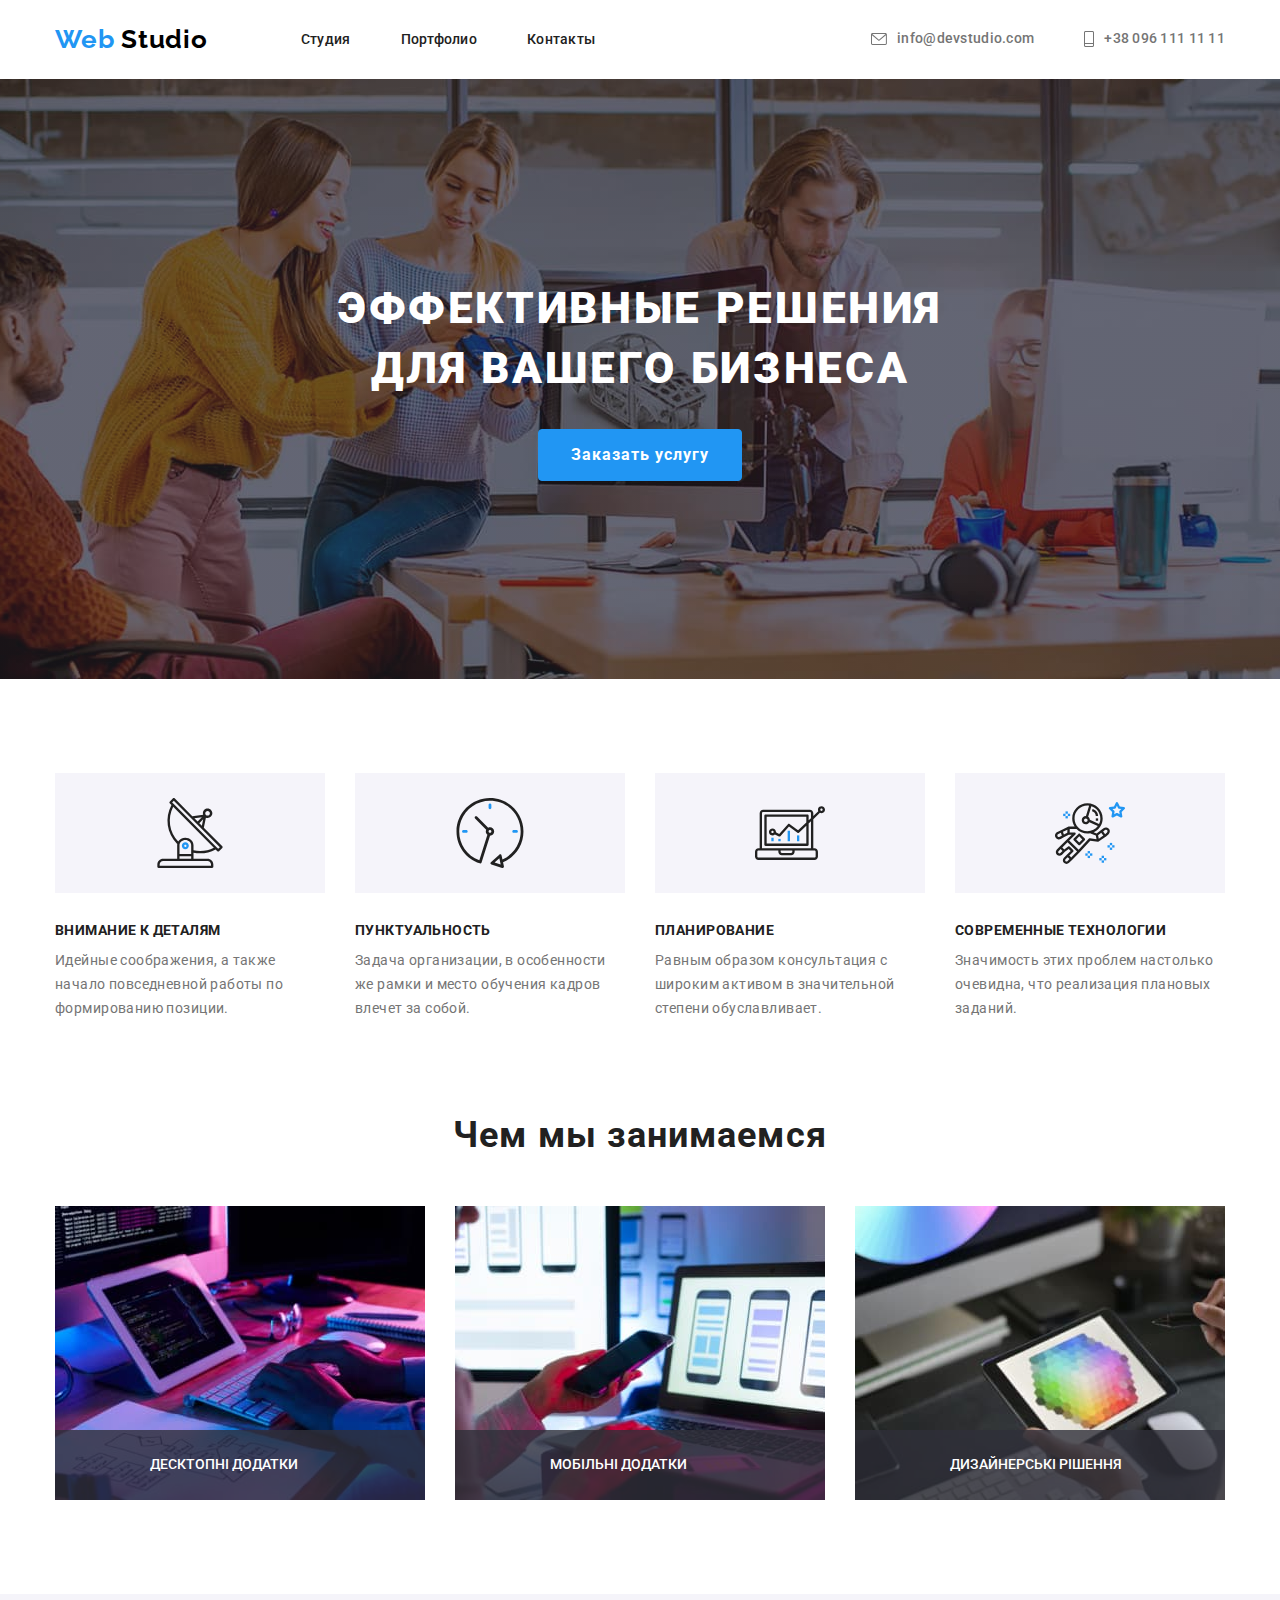
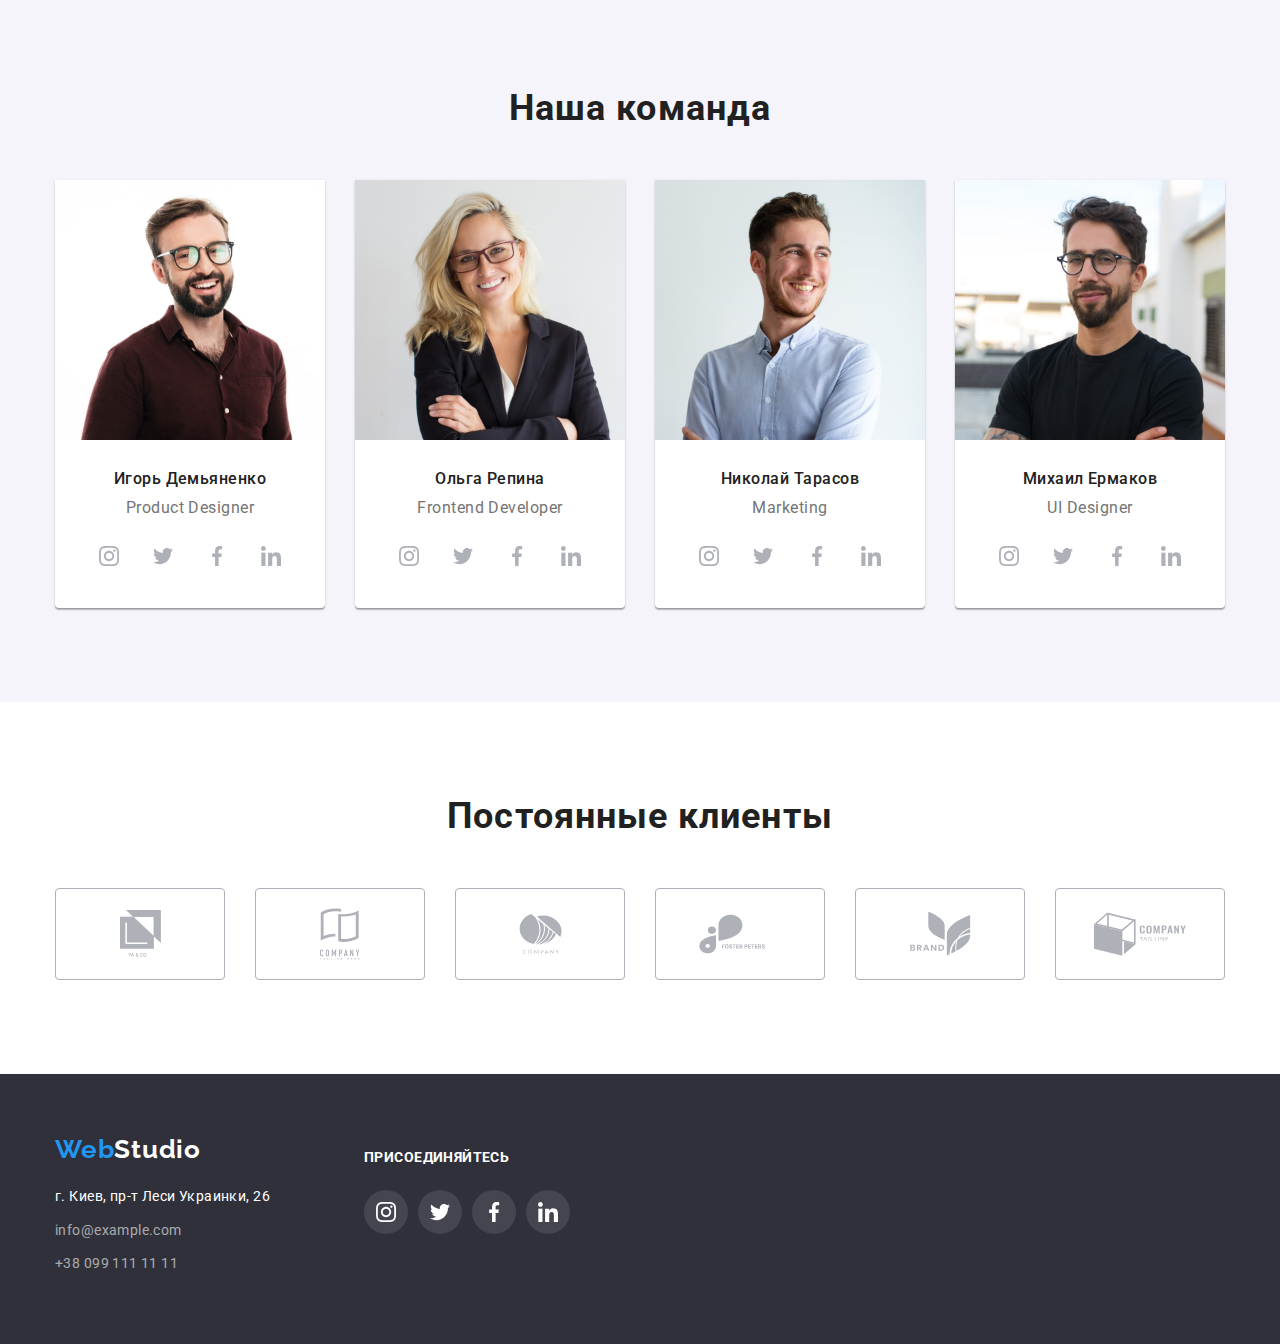
<file: index.html>
<!DOCTYPE html>
<html lang="ru">
<head>
    <meta charset="UTF-8">
    <meta http-equiv="X-UA-Compatible" content="IE=edge">
    <meta name="viewport" content="width=device-width, initial-scale=1.0">
    <title>Document</title>
    <link rel="preconnect" href="https://fonts.googleapis.com">
    <link rel="preconnect" href="https://fonts.gstatic.com" crossorigin>
    <link href="https://fonts.googleapis.com/css2?family=Raleway:wght@700&family=Roboto:wght@400;500;700;900&display=swap"
        rel="stylesheet">
    <link rel="stylesheet" href="https://cdnjs.cloudflare.com/ajax/libs/modern-normalize/1.1.0/modern-normalize.min.css">

    
    <link rel="stylesheet" href="./css/styles.css">
</head>
<body class="font">
    <header class="page-header">
        <div class="container page-header-container">
            <nav class="page-nav">
            
                <a class="link logo" href="index.html">Web <span class="logo-accent">Studio</span></a>
            
                <ul class="list menu ">
                    <li class="menu-item">
                        <a class="link menu-link" href="index.html">Студия</a>
                    </li>
                    <li class="menu-item">
                        <a class="link menu-link" href="portfolio.html">Портфолио</a>
                    </li>
                    <li class="menu-item">
                        <a class="link menu-link" href="">Контакты</a>
                    </li>
                </ul>
            
            </nav>
            
            <ul class="list menu-address">
                <li class="menu-address-item">
                    <a class="link contact-item" href="mailto:info@devstudio.com"> <svg class="mail-icon" width="16" height="12">
                        <use href="./images/sprite.svg#icon-envelope-hover"></use>
                    </svg> info@devstudio.com
                        
                    </a>
                </li>
                <li>
                    <a class="link contact-item" href="tel:+380961111111"> <svg class="phone-icon" width="10" height="16">
                        <use href="./images/sprite.svg#icon-Vector"></use>
                    </svg>+38 096 111 11 11
                        
                    </a>
                </li>
            </ul>
        </div>
        
    
    
    </header>

    <main>
        

        <section class="hero hero-backgroung-color">
            <div class="container">
                <h1 class="hero-title">Эффективные решения для вашего бизнеса</h1>
                <button class="model-btn" type="button" data-modal-open>Заказать услугу</button>
            </div>
            
        </section>

        <section class="advantages-section">
            <div class="container">
                <h2 hidden class="section-main-title">Преимущества</h2>
                <ul class="list advantages-main-list">
                    <li class="advantages-list icon-network">
                        <h3 class="advantages-title">Внимание к деталям</h3>
                        <p class="advantages-text">Идейные соображения, а также начало повседневной работы по формированию позиции.
                        </p>
                    </li>
                    <li class="advantages-list icon-clock">
                        <h3 class="advantages-title">Пунктуальность</h3>
                        <p class="advantages-text">Задача организации, в особенности же рамки и место обучения кадров влечет за
                            собой.</p>
                    </li>
                    <li class="advantages-list icon-notebook">
                        <h3 class="advantages-title">Планирование</h3>
                        <p class="advantages-text">Равным образом консультация с широким активом в значительной степени
                            обуславливает.</p>
                    </li>
                    <li class="advantages-list icon-astronaut">
                        <h3 class="advantages-title">Современные технологии</h3>
                        <p class="advantages-text">Значимость этих проблем настолько очевидна, что реализация плановых заданий.</p>
                    </li>
                </ul>
            </div>
         
        </section>
       

        <section class="duties-section">
            <div class="container">
                <h2 class="section-main-title">Чем мы занимаемся</h2>
                <ul class="list duties-list">

                    <li class="what-we-do">
                        <div class="what-we-do1">
                            <img src="./images/services/on-paper.jpg" alt="на бумаге" width="370" height="294">
                            <p class="what-we-do-overlay">
                                Десктопні додатки
                            </p>
                        </div>
                       
                    </li>


                    <li class="what-we-do">
                        <div class="what-we-do1">
                            <img src="./images/services/on-notebook.jpg" alt="на ноутбуке" width="370" height="294">
                            <p class="what-we-do-overlay">
                            Мобільні додатки
                            </p>
                        </div>
                        
                        
                    </li>



                    <li class="what-we-do">
                        <div class="what-we-do1">
                            <img src="./images/services/on-tablet.jpg" alt="на планшете" width="370" height="294">
                            <p class="what-we-do-overlay">
                                Дизайнерські рішення
                            </p>
                        </div>
                       
                    </li>
                </ul>
            </div>
            
        </section>

        <section class="team-section section">
            <div class="container">
                <h2 class="section-main-title">Наша команда</h2>
                <ul class="list team-list">
                    <li class="team-list-shadow">
                        <img class="team-img" src="./images/team/igor-demyanenko.jpg" alt="фото игорь демьяненко" width="270" height="260">
                        <div class="team-description">
                            <h3 class="team-title">Игорь Демьяненко</h3>
                            <p class="job-title" lang="en">Product Designer</p>
                            <ul class="social-list list">
                                <li class="social-list-item">
                                    <a href="" class="social-list-link">
                                        <svg class="social-list-icon" width="20" height="20">
                                            <use href="./images/sprite.svg#icon-instagram-2"></use>
                                        </svg>
                                    </a>
                                </li>
                                <li class="social-list-item">
                                    <a href="" class="social-list-link">
                                        <svg class="social-list-icon" width="20" height="20">
                                            <use href="./images/sprite.svg#icon-twitter-1"></use>
                                        </svg>
                                    </a>
                                </li>
                                <li class="social-list-item">
                                    <a href="" class="social-list-link">
                                        <svg class="social-list-icon" width="20" height="20">
                                            <use href="./images/sprite.svg#icon-facebook-1"></use>
                                        </svg>
                                    </a>
                                </li>
                                <li class="social-list-item">
                                    <a href="" class="social-list-link">
                                        <svg class="social-list-icon" width="20" height="20">
                                            <use href="./images/sprite.svg#icon-linkedin-1"></use>
                                        </svg>
                                    </a>
                                </li>
                            </ul>
                        </div>
                    </li>
                    <li class="team-list-shadow">
                        <img class="team-img" src="./images/team/olga-repina.jpg" alt="фото ольга репина" width="270" height="260">
                        <div class="team-description">
                            <h3 class="team-title">Ольга Репина</h3>
                            <p class="job-title" lang="en">Frontend Developer</p>
                            <ul class="social-list list">
                                <li class="social-list-item">
                                    <a href="" class="social-list-link">
                                        <svg class="social-list-icon" width="20" height="20">
                                            <use href="./images/sprite.svg#icon-instagram-2"></use>
                                        </svg>
                                    </a>
                                </li>
                                <li class="social-list-item">
                                    <a href="" class="social-list-link">
                                        <svg class="social-list-icon" width="20" height="20">
                                            <use href="./images/sprite.svg#icon-twitter-1"></use>
                                        </svg>
                                    </a>
                                </li>
                                <li class="social-list-item">
                                    <a href="" class="social-list-link">
                                        <svg class="social-list-icon" width="20" height="20">
                                            <use href="./images/sprite.svg#icon-facebook-1"></use>
                                        </svg>
                                    </a>
                                </li>
                                <li class="social-list-item">
                                    <a href="" class="social-list-link">
                                        <svg class="social-list-icon" width="20" height="20">
                                            <use href="./images/sprite.svg#icon-linkedin-1"></use>
                                        </svg>
                                    </a>
                                </li>
                            </ul>
                        </div>
                    </li>
                    <li class="team-list-shadow">
                        <img class="team-img" src="./images/team/nikolay-tarasov.jpg" alt="фото николаи тарасов" width="270" height="260">
                        <div class="team-description">
                            <h3 class="team-title">Николай Тарасов</h3>
                            <p class="job-title" lang="en">Marketing</p>
                            <ul class="social-list list">
                                <li class="social-list-item">
                                    <a href="" class="social-list-link">
                                        <svg class="social-list-icon" width="20" height="20">
                                            <use href="./images/sprite.svg#icon-instagram-2"></use>
                                        </svg>
                                    </a>
                                </li>
                                <li class="social-list-item">
                                    <a href="" class="social-list-link">
                                        <svg class="social-list-icon" width="20" height="20">
                                            <use href="./images/sprite.svg#icon-twitter-1"></use>
                                        </svg>
                                    </a>
                                </li>
                                <li class="social-list-item">
                                    <a href="" class="social-list-link">
                                        <svg class="social-list-icon" width="20" height="20">
                                            <use href="./images/sprite.svg#icon-facebook-1"></use>
                                        </svg>
                                    </a>
                                </li>
                                <li class="social-list-item">
                                    <a href="" class="social-list-link">
                                        <svg class="social-list-icon" width="20" height="20">
                                            <use href="./images/sprite.svg#icon-linkedin-1"></use>
                                        </svg>
                                    </a>
                                </li>
                            </ul>
                        </div>
                    </li>
                    <li class="team-list-shadow">
                        <img class="team-img" src="./images/team/mikhail-ermakov.jpg" alt="фото михаил ермаков" width="270" height="260">
                        <div class="team-description">
                            <h3 class="team-title">Михаил Ермаков</h3>
                            <p class="job-title" lang="en">UI Designer</p>
                            <ul class="social-list list">
                                <li class="social-list-item">
                                    <a href="" class="social-list-link">
                                        <svg class="social-list-icon" width="20" height="20">
                                            <use href="./images/sprite.svg#icon-instagram-2"></use>
                                        </svg>
                                    </a>
                                </li>
                                <li class="social-list-item">
                                    <a href="" class="social-list-link">
                                        <svg class="social-list-icon" width="20" height="20">
                                            <use href="./images/sprite.svg#icon-twitter-1"></use>
                                        </svg>
                                    </a>
                                </li>
                                <li class="social-list-item">
                                    <a href="" class="social-list-link">
                                        <svg class="social-list-icon" width="20" height="20">
                                            <use href="./images/sprite.svg#icon-facebook-1"></use>
                                        </svg>
                                    </a>
                                </li>
                                <li class="social-list-item">
                                    <a href="" class="social-list-link">
                                        <svg class="social-list-icon" width="20" height="20">
                                            <use href="./images/sprite.svg#icon-linkedin-1"></use>
                                        </svg>
                                    </a>
                                </li>
                            </ul>
                        </div>
                    </li>
                </ul>
            </div>
            
        </section>


        <section class="clients-section">
            <div class="container">
                <h2 class="section-main-title">Постоянные клиенты</h2>
                <ul class="clients-list list">
                    <li class="clients-list-logo">
                        <a href="" class="clients-list-link">
                            <svg class="clients-list-icon" width="41" height="47">
                                <use href="./images/sprite.svg#icon-Union"></use>
                            </svg>
                        </a>
                    </li>
                    <li class="clients-list-logo">
                        <a href="" class="clients-list-link">
                            <svg class="clients-list-icon" width="40" height="52">
                                <use href="./images/sprite.svg#icon-group"></use>
                            </svg>
                        </a>
                    </li>
                    <li class="clients-list-logo">
                        <a href="" class="clients-list-link">
                            <svg class="clients-list-icon" width="43" height="41">
                                <use href="./images/sprite.svg#icon-group-1"></use>
                            </svg>
                        </a>
                    </li>
                    <li class="clients-list-logo">
                        <a href="" class="clients-list-link">
                            <svg class="clients-list-icon" width="84" height="40">
                                <use href="./images/sprite.svg#icon-group-2"></use>
                            </svg>
                        </a>
                    </li>
                    <li class="clients-list-logo">
                        <a href="" class="clients-list-link">
                            <svg class="clients-list-icon" width="63" height="45">
                                <use href="./images/sprite.svg#icon-group-3"></use>
                            </svg>
                        </a>
                    </li>
                    <li class="clients-list-logo">
                        <a href="" class="clients-list-link">
                            <svg class="clients-list-icon" width="94" height="44">
                                <use href="./images/sprite.svg#icon-Object"></use>
                            </svg>
                        </a>
                    </li>
                </ul>
            </div>
            
        </section>

    </main>


    <footer class="color">
        <div class="container container-footer">
            <div class="container-footer-list">
                <a class="link logo logo-footer" href="index.html">Web<span class="logo-accent-footer">Studio</span></a>
                
                <address>
                    <ul class="list">
                
                        <li class="list-footer">
                            <a class="link address" href="https://goo.gl/maps/79wJ6iFCeuB7EtHP7" target="_blank">г. Киев, пр-т Леси
                                Украинки, 26</a>
                        </li>
                        <li class="list-footer">
                            <a class="link contact-phone-number" href="mailto:info@example.com">info@example.com</a>
                        </li>
                        <li class="list-footer">
                            <a class="link contact-phone-number" href="tel:+380991111111">+38 099 111 11 11</a>
                        </li>
                    </ul>
                </address>
            </div>

            <div class="container-footer-icons">
                <h3 class="footer-title">присоединяйтесь</h3>
                <ul class="footer-social-list list">
                    <li class="footer-social-item">
                        <a href="" class="footer-social-link">
                            <svg class="footer-social-icon" width="20" height="20">
                                <use href="./images/sprite.svg#icon-instagram-2"></use>
                            </svg>
                        </a>
                    </li>
                    <li class="footer-social-item">
                        <a href="" class="footer-social-link">
                            <svg class="footer-social-icon" width="20" height="20">
                                <use href="./images/sprite.svg#icon-twitter-1"></use>
                            </svg>
                        </a>
                    </li>
                    <li class="footer-social-item">
                        <a href="" class="footer-social-link">
                            <svg class="footer-social-icon" width="20" height="20">
                                <use href="./images/sprite.svg#icon-facebook-1"></use>
                            </svg>
                        </a>
                    </li>
                    <li class="footer-social-item">
                        <a href="" class="footer-social-link">
                            <svg class="footer-social-icon" width="20" heigth="20"> 
                                <use href="./images/sprite.svg#icon-linkedin-1"></use>
                            </svg>
                        </a>
                    </li>
                </ul>
            </div>
            
        </div>


        
        
        
       
    </footer>


<div class="backdrop is-hidden" data-modal>
    <div class="modal">
        <button type="button" class="modal-close-btn" data-modal-close>
            <svg class="modal-close-btn-icon" width="11" height="11">
                <use href="./images/sprite.svg#icon-Vector-1"></use>
            </svg>
        </button>
    </div>
</div>



<script src="./css/js/model.js"></script>


</body>
</html>
</file>
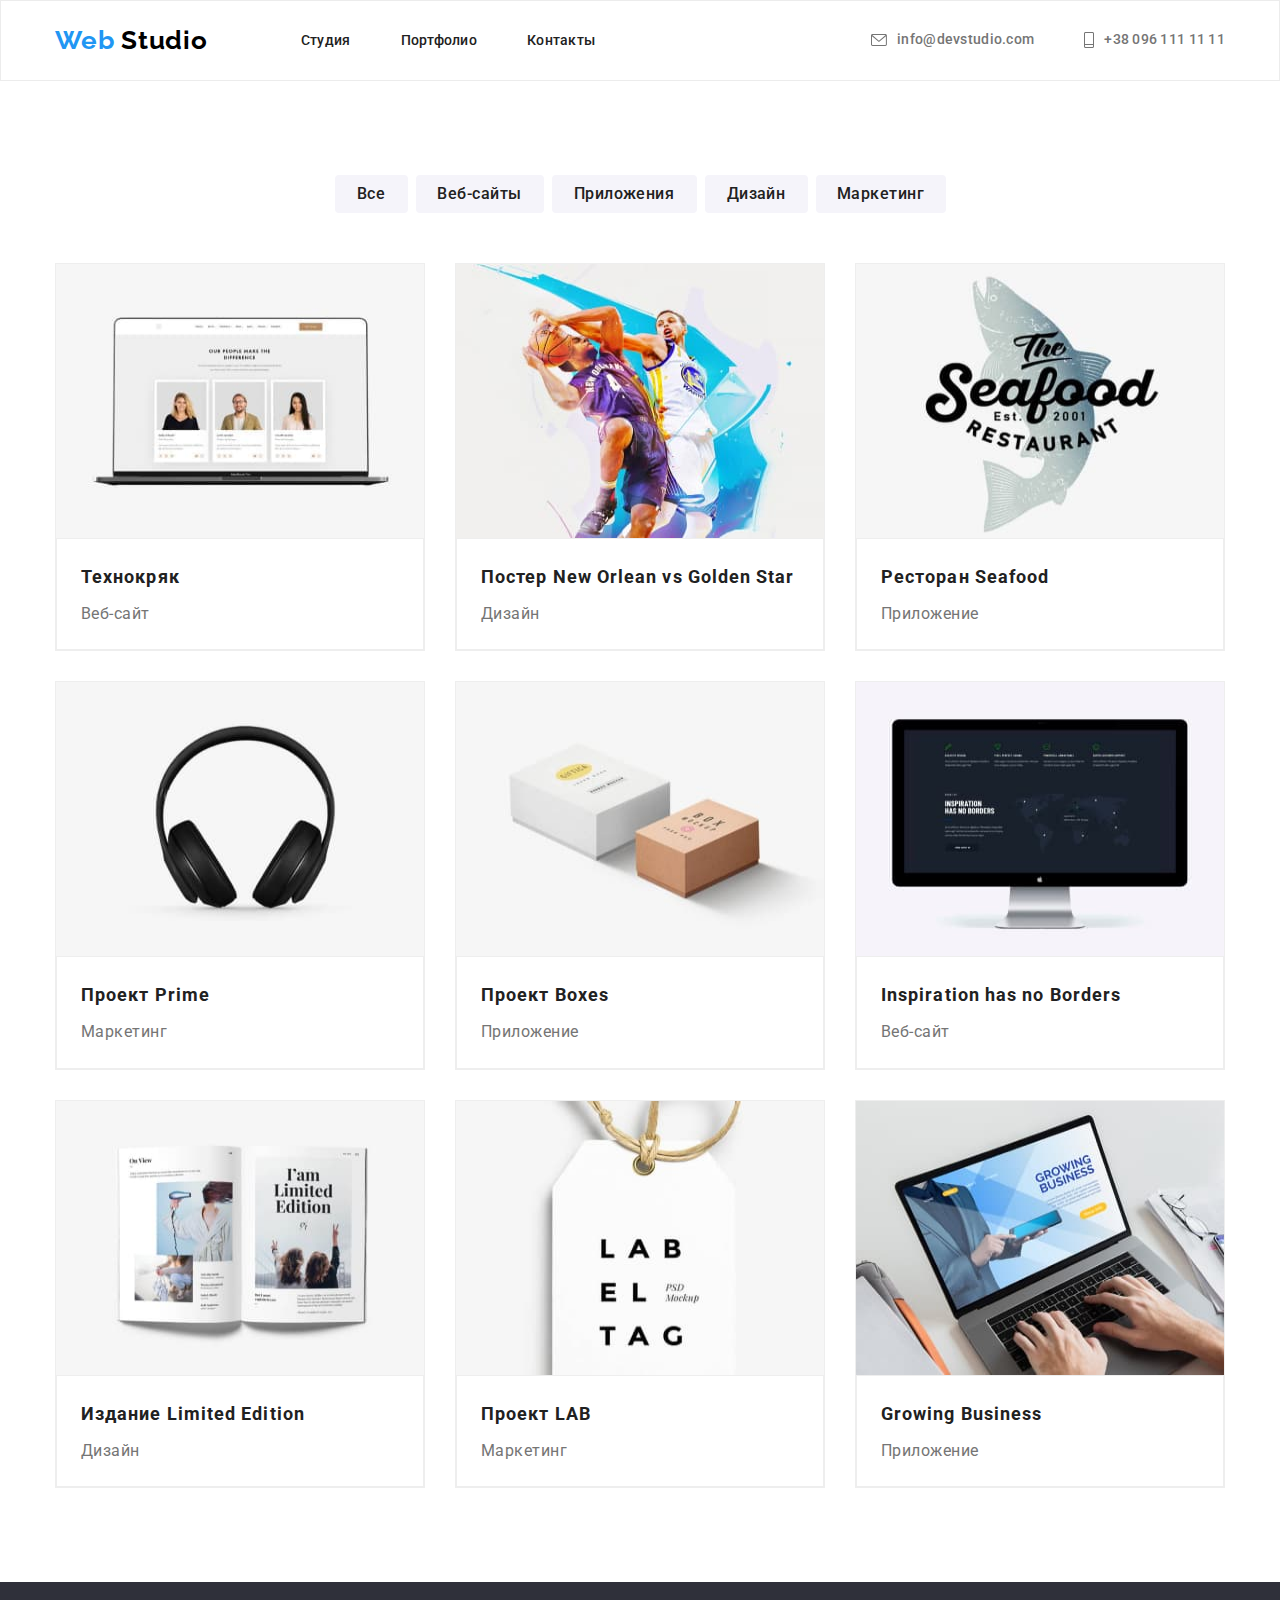
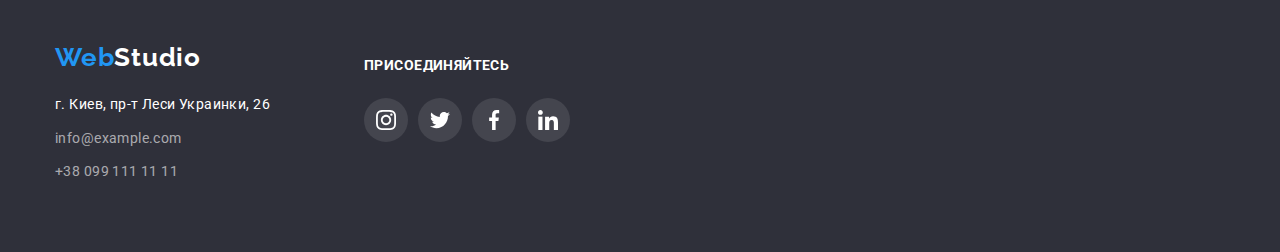
<file: portfolio.html>
<!DOCTYPE html>
<html lang="ru">

<head>
    <meta charset="UTF-8">
    <meta http-equiv="X-UA-Compatible" content="IE=edge">
    <meta name="viewport" content="width=device-width, initial-scale=1.0">
    <title>Document</title>
    <link rel="preconnect" href="https://fonts.googleapis.com">
    <link rel="preconnect" href="https://fonts.gstatic.com" crossorigin>
    <link
        href="https://fonts.googleapis.com/css2?family=Raleway:wght@700&family=Roboto:wght@400;500;700;900&display=swap"
        rel="stylesheet">
    <link rel="stylesheet" href="https://cdnjs.cloudflare.com/ajax/libs/modern-normalize/1.0.0/modern-normalize.min.css" />
        
    <link rel="stylesheet" href="./css/styles.css">
</head>

<body class="font">
    <header class="page-header page-header-portfolio">
        <div class="container page-header-container">
            <nav class="page-nav">
    
                <a class="link logo" href="index.html">Web <span class="logo-accent">Studio</span></a>
    
                <ul class="list menu ">
                    <li class="menu-item">
                        <a class="link menu-link" href="index.html">Студия</a>
                    </li>
                    <li class="menu-item">
                        <a class="link menu-link" href="portfolio.html">Портфолио</a>
                    </li>
                    <li class="menu-item">
                        <a class="link menu-link" href="">Контакты</a>
                    </li>
                </ul>
    
            </nav>
    
            <ul class="list menu-address">
                <li class="menu-address-item">
                    <a class="link contact-item" href="mailto:info@devstudio.com"> <svg class="mail-icon" width="16"
                            height="12">
                            <use href="./images/sprite.svg#icon-envelope-hover"></use>
                        </svg> info@devstudio.com
    
                    </a>
                </li>
                <li>
                    <a class="link contact-item" href="tel:+380961111111"> <svg class="phone-icon" width="10" height="16">
                            <use href="./images/sprite.svg#icon-Vector"></use>
                        </svg>+38 096 111 11 11
    
                    </a>
                </li>
            </ul>
        </div>
    
    
    
    </header>
    <main>
        <section class="section-portfolio">
            <div class="container">
                <h1 hidden >Меню</h1>
                <ul class="list items-menu">
                
                    <li class="list-items-menu">
                        <button class="model-btn-portfolio button-portfolio-first" type="button">Все</button>
                    </li>
                    <li class="list-items-menu">
                        <button class="model-btn-portfolio button-portfolio-second" type="button">Веб-сайты</button>
                    </li>
                    <li class="list-items-menu">
                        <button class="model-btn-portfolio button-portfolio-third" type="button">Приложения</button>
                    </li>
                    <li class="list-items-menu">
                        <button class="model-btn-portfolio button-portfolio-forth" type="button">Дизайн</button>
                    </li>
                    <li class="list-items-menu">
                        <button class="model-btn-portfolio button-portfolio-fifth" type="button">Маркетинг</button>
                    </li>
                </ul>
                
                <h2 hidden>Все виды постеров</h2>
                <ul class="list items-menu-two">
                    <li class="items-menu-two-flex">
                        <a href="" class="items-menu-link-wrapper">
                            <div class="items-menu-flex-wrapper">
                                <img class="img-portfolio" src="./images/portfolio/poster-one.jpg" alt="ноутбук" width="370" height="274">
                                <p class="overlay">Ресурс пропонує комплексні пропозиції з різним рівнем функціоналу та сервісів. Все це дозволить
                                    відвідувачу отримати
                                    вичерпні відомості про компанію чи приватну особу.</p>
                            </div>
                        </a>
                        
                       
                        <div class="title-description">
                            <h3 class="title-item-portfolio" class="poster-title">Технокряк</h3>
                            <p class="description-poster">Веб-сайт</p>
                        </div>
                    </li>

                    <li class="items-menu-two-flex">
                        <a href="" class="items-menu-link-wrapper">
                            <div class="items-menu-flex-wrapper">
                                <img class="img-portfolio" src="./images/portfolio/poster-two.jpg" alt="два парня" width="370" height="274">
                                <p class="overlay">Ресурс пропонує комплексні пропозиції з різним рівнем функціоналу та сервісів. Все це дозволить
                                    відвідувачу отримати
                                    вичерпні відомості про компанію чи приватну особу.</p>
                            </div>
                        </a>
                        
                        <div class="title-description">
                            <h3 class="title-item-portfolio" class="poster-title" lang="en">Постер New Orlean vs Golden Star</h3>
                            <p class="description-poster">Дизайн</p>
                        </div>
                    </li>

                    <li class="items-menu-two-flex">
                        <a href="" class="items-menu-link-wrapper">
                            <div class="items-menu-flex-wrapper">
                                <img class="img-portfolio" src="./images/portfolio/poster-three.jpg" alt="логотип ресторана" width="370"
                                    height="274">
                                <p class="overlay">Ресурс пропонує комплексні пропозиції з різним рівнем функціоналу та сервісів. Все це дозволить
                                    відвідувачу отримати
                                    вичерпні відомості про компанію чи приватну особу.</p>
                            </div>
                        </a>
                        <div class="title-description">
                            <h3 class="title-item-portfolio" class="poster-title" lang="en">Ресторан Seafood</h3>
                            <p class="description-poster">Приложение</p>
                        </div>
                    </li>

                    <li class="items-menu-two-flex">
                        <a href="" class="items-menu-link-wrapper">
                            <div class="items-menu-flex-wrapper">
                                <img class="img-portfolio" src="./images/portfolio/poster-four.jpg" alt="наушники" width="370" height="274">
                                <p class="overlay">Ресурс пропонує комплексні пропозиції з різним рівнем функціоналу та сервісів. Все це дозволить
                                    відвідувачу отримати
                                    вичерпні відомості про компанію чи приватну особу.</p>
                            </div>
                        </a>
                        <div class="title-description">
                            <h3 class="title-item-portfolio" class="poster-title" lang="en">Проект Prime</h3>
                            <p class="description-poster">Маркетинг</p>
                        </div>
                    </li>

                    <li class="items-menu-two-flex">
                        <a href="" class="items-menu-link-wrapper">
                            <div class="items-menu-flex-wrapper">
                                <img class="img-portfolio" src="./images/portfolio/poster-five.jpg" alt="две коробки" width="370" height="274">
                                <p class="overlay">Ресурс пропонує комплексні пропозиції з різним рівнем функціоналу та сервісів. Все це дозволить
                                    відвідувачу отримати
                                    вичерпні відомості про компанію чи приватну особу.</p>
                            </div>
                        </a>
                        <div class="title-description">
                            <h3 class="title-item-portfolio" class="poster-title" lang="en">Проект Boxes</h3>
                            <p class="description-poster">Приложение</p>
                        </div>
                    </li>

                    <li class="items-menu-two-flex">
                        <a href="" class="items-menu-link-wrapper">
                            <div class="items-menu-flex-wrapper">
                                <img class="img-portfolio" src="./images/portfolio/poster-six.jpg" alt="компьютер" width="370" height="274">
                                <p class="overlay">Ресурс пропонує комплексні пропозиції з різним рівнем функціоналу та сервісів. Все це дозволить
                                    відвідувачу отримати
                                    вичерпні відомості про компанію чи приватну особу.</p>
                            </div>
                        </a>
                        <div class="title-description">
                            <h3 class="title-item-portfolio" class="poster-title" lang="en">Inspiration has no Borders</h3>
                            <p class="description-poster">Веб-сайт</p>
                        </div>
                    </li>

                    <li class="items-menu-two-flex">
                        <a href="" class="items-menu-link-wrapper">
                            <div class="items-menu-flex-wrapper">
                                <img class="img-portfolio" src="./images/portfolio/poster-seven.jpg" alt="журнал" width="370" height="274">
                                <p class="overlay">Ресурс пропонує комплексні пропозиції з різним рівнем функціоналу та сервісів. Все це дозволить
                                    відвідувачу отримати
                                    вичерпні відомості про компанію чи приватну особу.</p>
                            </div>
                        </a>
                        <div class="title-description">
                            <h3 class="title-item-portfolio" class="poster-title" lang="en">Издание Limited Edition</h3>
                            <p class="description-poster">Дизайн</p>
                        </div>
                    </li>

                    <li class="items-menu-two-flex">
                       <a href="" class="items-menu-link-wrapper">
                        <div class="items-menu-flex-wrapper">
                            <img class="img-portfolio" src="./images/portfolio/poster-eight.jpg" alt="бирка" width="370" height="274">
                            <p class="overlay">Ресурс пропонує комплексні пропозиції з різним рівнем функціоналу та сервісів. Все це дозволить
                                відвідувачу отримати вичерпні відомості про компанію чи приватну особу.</p>
                       </div>
                    </a>
                        <div class="title-description">
                            <h3 class="title-item-portfolio" class="poster-title" lang="en">Проект LAB</h3>
                            <p class="description-poster">Маркетинг</p>
                        </div>
                    </li>

                    <li class="items-menu-two-flex">
                        <a href="" class="items-menu-link-wrapper">
                            <div class="items-menu-flex-wrapper">
                                <img class="img-portfolio" src="./images/portfolio/poster-nine.jpg" alt="ноутбук на столе" width="370" height="274">
                                <p class="overlay">Ресурс пропонує комплексні пропозиції з різним рівнем функціоналу та сервісів. Все це дозволить
                                    відвідувачу отримати
                                    вичерпні відомості про компанію чи приватну особу.</p>
                            </div>
                        </a>
                        <div class="title-description">
                            <h3 class="title-item-portfolio" class="poster-title" lang="en">Growing Business</h3>
                            <p class="description-poster">Приложение</p>
                        </div>
                    </li>
                </ul>
            </div>
            
        </section>
        

        
    </main>
    <footer class="color">
        <div class="container container-footer">
            <div class="container-footer-list">
                <a class="link logo logo-footer" href="index.html">Web<span class="logo-accent-footer">Studio</span></a>
    
                <address>
                    <ul class="list">
    
                        <li class="list-footer">
                            <a class="link address" href="https://goo.gl/maps/79wJ6iFCeuB7EtHP7" target="_blank">г. Киев,
                                пр-т Леси
                                Украинки, 26</a>
                        </li>
                        <li class="list-footer">
                            <a class="link contact-phone-number" href="mailto:info@example.com">info@example.com</a>
                        </li>
                        <li class="list-footer">
                            <a class="link contact-phone-number" href="tel:+380991111111">+38 099 111 11 11</a>
                        </li>
                    </ul>
                </address>
            </div>
    
            <div class="container-footer-icons">
                <h3 class="footer-title">присоединяйтесь</h3>
                <ul class="footer-social-list list">
                    <li class="footer-social-item">
                        <a href="" class="footer-social-link">
                            <svg class="footer-social-icon" width="20" heith="20">
                                <use href="./images/sprite.svg#icon-instagram-2"></use>
                            </svg>
                        </a>
                    </li>
                    <li class="footer-social-item">
                        <a href="" class="footer-social-link">
                            <svg class="footer-social-icon" width="20" heith="20">
                                <use href="./images/sprite.svg#icon-twitter-1"></use>
                            </svg>
                        </a>
                    </li>
                    <li class="footer-social-item">
                        <a href="" class="footer-social-link">
                            <svg class="footer-social-icon" width="20" heith="20">
                                <use href="./images/sprite.svg#icon-facebook-1"></use>
                            </svg>
                        </a>
                    </li>
                    <li class="footer-social-item">
                        <a href="" class="footer-social-link">
                            <svg class="footer-social-icon" width="20" heith="20">
                                <use href="./images/sprite.svg#icon-linkedin-1"></use>
                            </svg>
                        </a>
                    </li>
                </ul>
            </div>
    
        </div>
    
    
    
    
    
    
    </footer>
    
</body>
</html>
</file>
<file: css/styles.css>
.list {
    list-style: none;
}

.link {
    text-decoration: none;
}

h1,h2,h3,h4,p {
margin-top: 0;
margin-bottom: 0;
}

ul, ol {
    margin-bottom: 0;
    margin-top: 0;
    padding-left: 0;
}

img {
    display: block;
}

button {
    cursor: pointer;
}

.container {
    width: 1200px;
    margin-left: auto;
    margin-right: auto;
    padding-left: 15px;
    padding-right: 15px;
}


/* header */

.font {
font-family: 'Roboto', sans-serif;
}

.page-header-container {
    display: flex;
    align-items: center;
    padding-top: 24px;
    padding-bottom: 24px;
}

.page-header-portfolio {
    border: 1px solid #ECECEC;
}

.page-nav {
    display: flex;
    align-items: center;
}

.menu {
    display: flex;
    align-items: center;
}

.menu-item:not(:last-child) {
    margin-right: 50px;
}



.logo {
    font-family: 'Raleway',sans-serif;
        font-style: normal;
        font-weight: 700;
        font-size: 26px;
        line-height: 1.19;
        /* identical to box height */
    
        letter-spacing: 0.03em;
    
        color: #2196F3;
        margin-right: 93px;
}

.logo-accent {
    
        font-style: normal;
        font-weight: 700;
        font-size: 26px;
        line-height: 1.19;
        /* identical to box height */
    
        letter-spacing: 0.03em;
    
        color: #000000;
}

.menu-link {
    position: relative;
   
        font-style: normal;
        font-weight: 500;
        font-size: 14px;
        line-height: 1.14;
        letter-spacing: 0.02em;
    
        color: #212121;
        transition: color 250ms cubic-bezier(0.4, 0, 0.2, 1);
        padding-top: 32px;
        padding-bottom: 32px;

}

.menu-link::after {
    position: absolute;
    opacity: 0;
    content: "";
    width: 100%;
    height: 4px;
    border-radius: 2px;
    bottom: 0;
    left: 0;
    background-color: #2196F3;
    transition: opacity 250ms cubic-bezier(0.4, 0, 0.2, 1);

}

.menu-link:hover,
.menu-link:focus {
    color: #2196F3;
}

.menu-link:hover::after {
    opacity: 1;
}



.contact-phone-number-header {
    
    font-family: 'Roboto';
        font-style: normal;
        font-weight: 500;
        font-size: 14px;
        line-height: 16px;
        letter-spacing: 0.02em;
    
        color: #757575;
}



.contact-item {
display: flex;
    align-items: center;
    font-style: normal;
    font-weight: 500;
    font-size: 14px;
    line-height: 1.14;
    letter-spacing: 0.02em;

    color: #757575;
    transition: color 250ms cubic-bezier(0.4, 0, 0.2, 1);
}

.contact-item:hover,
.contact-item:focus {
    color: #2196F3;
}

.menu-address {
    margin-left: auto;
    display: flex;
    align-items: center;  
 
}

.menu-address-item {
    display: flex;
}

.menu-address :not(:last-child) {
    margin-right: 50px;
}


.mail-icon {
    margin-right: 10px;
    fill: currentColor
}

.phone-icon {
    margin-right: 10px;
    fill: currentColor     
}

/* Modal window */

.backdrop {
    position: fixed;
    top: 0;
    left: 0;
    /* position: fixed;
    top: 50%;
    left: 50%; */
    z-index: 100;

    width: 100%;
    height: 100%;
    /* transform: translate(-50%, -50%); */
   

    background-color: rgba(0, 0, 0, 0.2);
    transition: opacity 250ms cubic-bezier(0.4, 0, 0.2, 1),
    visibility 250ms cubic-bezier(0.4, 0, 0.2, 1);
    
  
}

.backdrop.is-hidden {
    opacity: 0;
    pointer-events: none;
    visibility: hidden;
}

.modal {
    position: absolute;
    top: 50%;
    left: 50%;
    transform: translate(-50%, -50%);
    width: 528px;
    height: 581px;
    background-color: #FFFFFF;
    box-shadow: 0px 1px 3px rgba(0, 0, 0, 0.12), 0px 1px 1px rgba(0, 0, 0, 0.14), 0px 2px 1px rgba(0, 0, 0, 0.2);
    border-radius: 4px;
}

.modal-close-btn {
    position: absolute;
    top: 8px;
    right: 8px;
    display: flex;
    justify-content: center;
    align-items: center;
    width: 30px;
    height: 30px;
    border-radius: 50%;
    background: transparent;
    border: 1px solid rgba(0, 0, 0, 0.1);
    padding: 0;
}



.modal-close-btn:hover .modal-close-btn-icon,
.modal-close-btn:focus .modal-close-btn-icon {
    fill: #2196F3;
}

.modal-close-btn-icon {
    transition: fill 250ms cubic-bezier(0.4, 0, 0.2, 1);
}


/* hero */

.hero-backgroung-color {
    background-color: #C4C4C4;
    padding-top: 200px;
    padding-bottom: 200px;
    max-width: 1600px;
    height: 600px;
    margin-left: auto;
    margin-right: auto;
    background-position: center;
    background-size: cover;
    background-image:linear-gradient(rgba(47, 48, 58, 0.4), rgba(47, 48, 58, 0.4)),
     url(../images/background/background-img.jpg);

    
   
}

.hero {
    text-align: center;
}

.model-btn {
    
        font-style: normal;
        font-weight: 700;
        font-size: 16px;
        line-height: 30px;
        letter-spacing: 0.06em;
        background: #2196F3;
    
        color: #FFFFFF;
        border-radius: 4px;
        border: 1px solid #2196F3;
        cursor: pointer;
        padding-left: 32px;
        padding-right: 32px;
        padding-top: 10px;
        padding-bottom: 10px;
        transition: background-color 250ms cubic-bezier(0.4, 0, 0.2, 1), color 250ms cubic-bezier(0.4, 0, 0.2, 1), box-shadow 0px 4px 4px rgba(0, 0, 0, 0.15);
        
    
       
}

.model-btn:hover,
.model-btn:focus {
background-color: #188CE8;
color: white;
box-shadow: 0px 4px 4px rgba(0, 0, 0, 0.15);
border-radius: 4px;

}

.hero-title {
    
        font-style: normal;
        font-weight: 900;
        font-size: 44px;
        line-height: 1.36;
        /* or 136% */
    
        text-align: center;
        letter-spacing: 0.06em;
        text-transform: uppercase;
    
        color: #FFFFFF;
        width: 696px;
        height: 120px;
        margin-left: auto;
    
        margin-right: auto;
        margin-bottom: 30px;

}

/* section-one */

.advantages-section {
    padding-top: 94px;
    padding-bottom: 94px;
}

.advantages-title {
    
        font-style: normal;
        font-weight: 700;
        font-size: 14px;
        line-height: 1.14;
        letter-spacing: 0.03em;
        text-transform: uppercase;
    
        color: #212121;
        margin-bottom: 10px;
        
       
}

.advantages-text {
    
        font-style: normal;
        font-weight: 400;
        font-size: 14px;
        line-height: 1.71;
        /* or 171% */
    
        letter-spacing: 0.03em;
    
        color: #757575;
}

.advantages-main-list {
    display: flex;
    justify-content: space-between;

}

.advantages-list::before {
    
    justify-content: space-between;
    width: 270px;
    content: " ";
    display: block;
    background-color: #F5F4FA;
        ;
    height: 120px;
    background-repeat: no-repeat;
    background-position: center;
    margin-bottom: 30px;
    
    
     
}


.advantages-list:not(:last-child) {
    margin-right: 30px;
}

.icon-network::before {
    background-image: url(../images/icons/icon-network.svg);
    
}

.icon-clock::before {
    background-image: url(../images/icons/icon-clock.svg);
}

.icon-notebook::before {
    background-image: url(../images/icons/icon-notebook.svg);
}

.icon-astronaut::before {
    background-image: url(../images/icons/icon-astronaut.svg);
}



/* section-two */

.duties-section {
    padding-top: 0px;
    padding-bottom: 94px;
    
}

.section-main-title {

    font-style: normal;
    font-weight: 700;
    font-size: 36px;
    line-height: 1.16;
    text-align: center;
    letter-spacing: 0.03em;
    margin-bottom: 50px;

    color: #212121;
}

.duties-list {
    display: flex;
    justify-content: space-between;
}



.what-we-do {
    position: relative;
}


.what-we-do-overlay {
    position: absolute;
    bottom: 0%;
    padding-top: 27px;
    padding-left: 95px;
    width: 370px;
    height: 70px;
    background-color: rgba(47, 48, 58, 0.8);
    font-size: 14px;
    line-height: 1.14;
    color: #FFFFFF;
    text-transform: uppercase;
    font-weight: 500;
}


/* section-three */

.team-section {
    background-color: #F5F4FA;
    padding-top: 94px;
    padding-bottom: 94px;
   
}

.team-title {
    
        font-style: normal;
        font-weight: 500;
        font-size: 16px;
        line-height: 1.18;
        /* identical to box height */
    
        text-align: center;
        letter-spacing: 0.03em;
    
        color: #212121;
        margin-bottom: 10px;
}

.job-title {
    
        font-style: normal;
        font-weight: 400;
        font-size: 16px;
        line-height: 1.18;
        /* identical to box height */
    
        text-align: center;
        letter-spacing: 0.03em;
    
        color: #757575;
        margin-bottom: 16px;
}

.team-list {
    display: flex;
    justify-content: space-between;
}

.team-description {
    padding-top: 30px;
    padding-bottom: 30px;
}

.team-list-shadow {
    box-shadow: 0px 1px 3px rgba(0, 0, 0, 0.12), 0px 1px 1px rgba(0, 0, 0, 0.14), 0px 2px 1px rgba(0, 0, 0, 0.2);
        border-radius: 0px 0px 4px 4px;
        background: #FFFFFF;
}

.social-list {
    display: flex;
    justify-content: center;
    gap: 10px;
}

.social-list-link {
    display: flex;
    justify-content: center;
    align-items: center;
    width: 44px;
    height: 44px;
    border-radius: 50%;
    background-color: #FFFFFF;
    transition: background-color 250ms cubic-bezier(0.4, 0, 0.2, 1);
}

.social-list-link:hover,
.social-list-link:focus {
    background-color: #2196F3;
}

.social-list-icon {
    fill: #AFB1B8;
}

.social-list-link:hover .social-list-icon,
.social-list-link:focus .social-list-icon {
    fill: #FFFFFF;
    
}



/* clients */

.clients-section {
    background-color: #FFFFFF;
    padding-top: 94px;
    padding-bottom: 94px;
}

.clients-list {
    display: flex;
    justify-content: center;
    gap: 30px;
}

.clients-list-link {
    display: flex;
    content: " ";
    justify-content: center;
    align-items: center;

    width: 170px;
    height: 92px;
    border: 1px solid #AFB1B8;
    border-radius: 4px;
    transition: border-color 250ms cubic-bezier(0.4, 0, 0.2, 1);

}

.clients-list-icon {
    fill: #AFB1B8;
    transition: fill 250ms cubic-bezier(0.4, 0, 0.2, 1);
}

.clients-list-link:hover,
.clients-list-link:focus {
    border-color: #2196F3;
}

 .clients-list-link:hover .clients-list-icon,
 .clients-list-link:focus .clients-list-icon {
    fill: #2196F3;
}





/* footer */

.address {

    font-style: normal;
    font-weight: 400;
    font-size: 14px;
    line-height: 1.71;
    /* or 171% */

    letter-spacing: 0.03em;

    color: #FFFFFF;
    
}

.footer-title {
    font-family: 'Roboto';
        font-style: normal;
        font-weight: 700;
        font-size: 14px;
        line-height: 1.71;
        letter-spacing: 0.03em;
        text-transform: uppercase;
        margin-bottom: 20px;
    
        color: #FFFFFF;
}

.container-footer-list {
    
    margin-right: 70px;
    padding-top: 60px;
    padding-bottom: 60px;

}

.container-footer {
    display: flex;
}


.container-footer-icons {
  padding-top: 72px; 
  padding-bottom: 100px; 

}

.footer-social-list {
    display: flex;
    justify-content: left;
    gap: 10px;
}

.footer-social-link {
    display: flex;
    justify-content: center;
    align-items: center;
    width: 44px;
    height: 44px;
    border-radius: 50%;
    background-color: rgba(255, 255, 255, 0.1);
    transition: background-color 250ms cubic-bezier(0.4, 0, 0.2, 1);
}

.footer-social-icon {
    fill: #FFFFFF;
}

.footer-social-link:hover,
.footer-social-link:focus {
    background-color: #2196F3;
}







/* портфолио */

.header-portfolio {
    margin-bottom: 0;
    border: 1px solid #ECECEC;
}

.items-menu {
    display: flex;
    justify-content: center;
    margin-bottom: 50px;


}

.list-items-menu:not(:last-child) {
    margin-right: 8px;
}
.list-items-menu {
    margin-left: 0;
    margin-right: 0;
   
}


.section-portfolio {
    padding-top: 94px;
    padding-bottom: 94px;

    margin-left: auto;
    margin-right: auto;
}

.items-menu-two {
    display: flex;
    flex-wrap: wrap;
    gap: 30px;
    

    
}

.items-menu-two-flex:nth-child(3n) {
   margin-right: 0;
    
} 



.items-menu-two-flex {
    display: block;
    width: 370px;
    border: 1px solid #EEEEEE;
    background: #FFFFFF;
    flex-basis: calc((100% - 60px) / 3);
    transition: box-shadow 250ms cubic-bezier(0.4, 0, 0.2, 1);
   
}

.items-menu-two-flex:hover,
.items-menu-two-flex:focus {
    box-shadow: 0px 1px 1px rgba(0, 0, 0, 0.12), 0px 4px 4px rgba(0, 0, 0, 0.06),
            1px 4px 6px rgba(0, 0, 0, 0.16);
}

.items-menu-link-wrapper:hover .overlay,
.items-menu-link-wrapper:focus .overlay {
    transform: translate(0, 0);
}

.overlay {
    position: absolute;
    top: 0;
    left: 0;
    width: 100%;
    overflow: auto;
    transform: translate(0, 100%);
    transition: transform 250ms cubic-bezier(0.4, 0, 0.2, 1);
    background-color:rgba(33, 150, 243, 0.9);
    font-family: 'Roboto';
        font-style: normal;
        font-weight: 400;
        font-size: 18px;
        line-height: 1.5;
        /* or 156% */
    
        letter-spacing: 0.03em;
    
        color: #FFFFFF;
        padding-left: 24px;
        padding-right: 24px;
        padding-top: 63px;
        padding-bottom: 63px;
}

.items-menu-flex-wrapper {
    position: relative;
    overflow: hidden;
}


.poster-title {

    font-family: 'Roboto';
        font-style: normal;
        font-weight: 700;
        font-size: 18px;
        line-height: 2;
        /* identical to box height, or 200% */
    
        letter-spacing: 0.06em;
    
        color: #212121;
}

.description-poster {

    font-family: 'Roboto';
        font-style: normal;
        font-weight: 400;
        font-size: 16px;
        line-height: 1.9;
        /* identical to box height, or 188% */
    
        letter-spacing: 0.03em;
        /* margin-bottom: 20px; */
    
        color: #757575;
        
}

.model-btn-portfolio {
    font-family: 'Roboto';
        font-style: normal;
        font-weight: 500;
        font-size: 16px;
        line-height: 1.62;
        /* identical to box height, or 162% */
    
        text-align: center;
        letter-spacing: 0.03em;
    
        color: #212121;;
        border-radius: 4px;
        border-color: #F5F4FA;
        transition: background-color 250ms cubic-bezier(0.4, 0, 0.2, 1), color 250ms cubic-bezier(0.4, 0, 0.2, 1), box-shadow 0px 4px 4px rgba(0, 0, 0, 0.15);
}

.button-portfolio-first {
    width: 73px;
    height: 38px;
    background: #F5F4FA;
    border: 0px;
     /* box-shadow: 0px 3px 1px rgba(0, 0, 0, 0.1), 0px 1px 2px rgba(0, 0, 0, 0.08), 0px 2px 2px rgba(0, 0, 0, 0.12); */
     border-radius: 4px;
}

.button-portfolio-second {
    width: 128px;
    height: 38px;
    background: #F5F4FA;
    border-radius: 4px;
    border: 0px;
}

.button-portfolio-third {
    width: 145px;
    height: 38px;
    background: #F5F4FA;
    border-radius: 4px;
    border: 0px;
}

.button-portfolio-forth {
    width: 103px;
    height: 38px;
    background: #F5F4FA;
    border-radius: 4px;
    border: 0px;
}

.button-portfolio-fifth {
    width: 130px;
    height: 38px;
    background: #F5F4FA;
    border-radius: 4px;
    border: 0px;
}

.model-btn-portfolio:hover,
.model-btn-portfolio:focus {
    background-color: #2196F3;
    color: #FFFFFF;
    box-shadow: 0px 3px 1px rgba(0, 0, 0, 0.1), 0px 1px 2px rgba(0, 0, 0, 0.08), 0px 2px 2px rgba(0, 0, 0, 0.12);
}
    


.color {
    background-color: #2F303A;
   
}

/* .img-portfolio {
    flex-basis: auto;
    /* margin-bottom: 20px; */


.title-item-portfolio {
    font-family: 'Roboto';
        font-style: normal;
        font-weight: 700;
        font-size: 18px;
        line-height: 2;
        /* identical to box height, or 200% */
    
        letter-spacing: 0.06em;
        margin-bottom: 4px;
    
        color: #212121;
    
}

.title-description {
    padding-left: 24px;
    padding-right: 24px;
    padding-top: 20px;
    padding-bottom: 20px;
    border: 1px solid #EEEEEE;
    
   
}


.logo-accent-footer {
    color: #FFFFFF;
    font-style: normal;
        font-weight: 700;
        font-size: 26px;
        line-height: 1.19;
        
    
        letter-spacing: 0.03em;
}



.list-footer {
    margin-bottom: 9px;



}

.logo-footer {
    margin-bottom: 20px;
    display: flex;
}

.footer-social-link {
    transition: background-color 250ms cubic-bezier(0.4, 0, 0.2, 1);
}


.contact-phone-number {
    font-family: 'Roboto';
        font-style: normal;
        font-weight: 400;
        font-size: 14px;
        line-height: 24px;
        /* or 171% */
    
        letter-spacing: 0.03em;
    
        color: rgba(255, 255, 255, 0.6);
}
</file>
